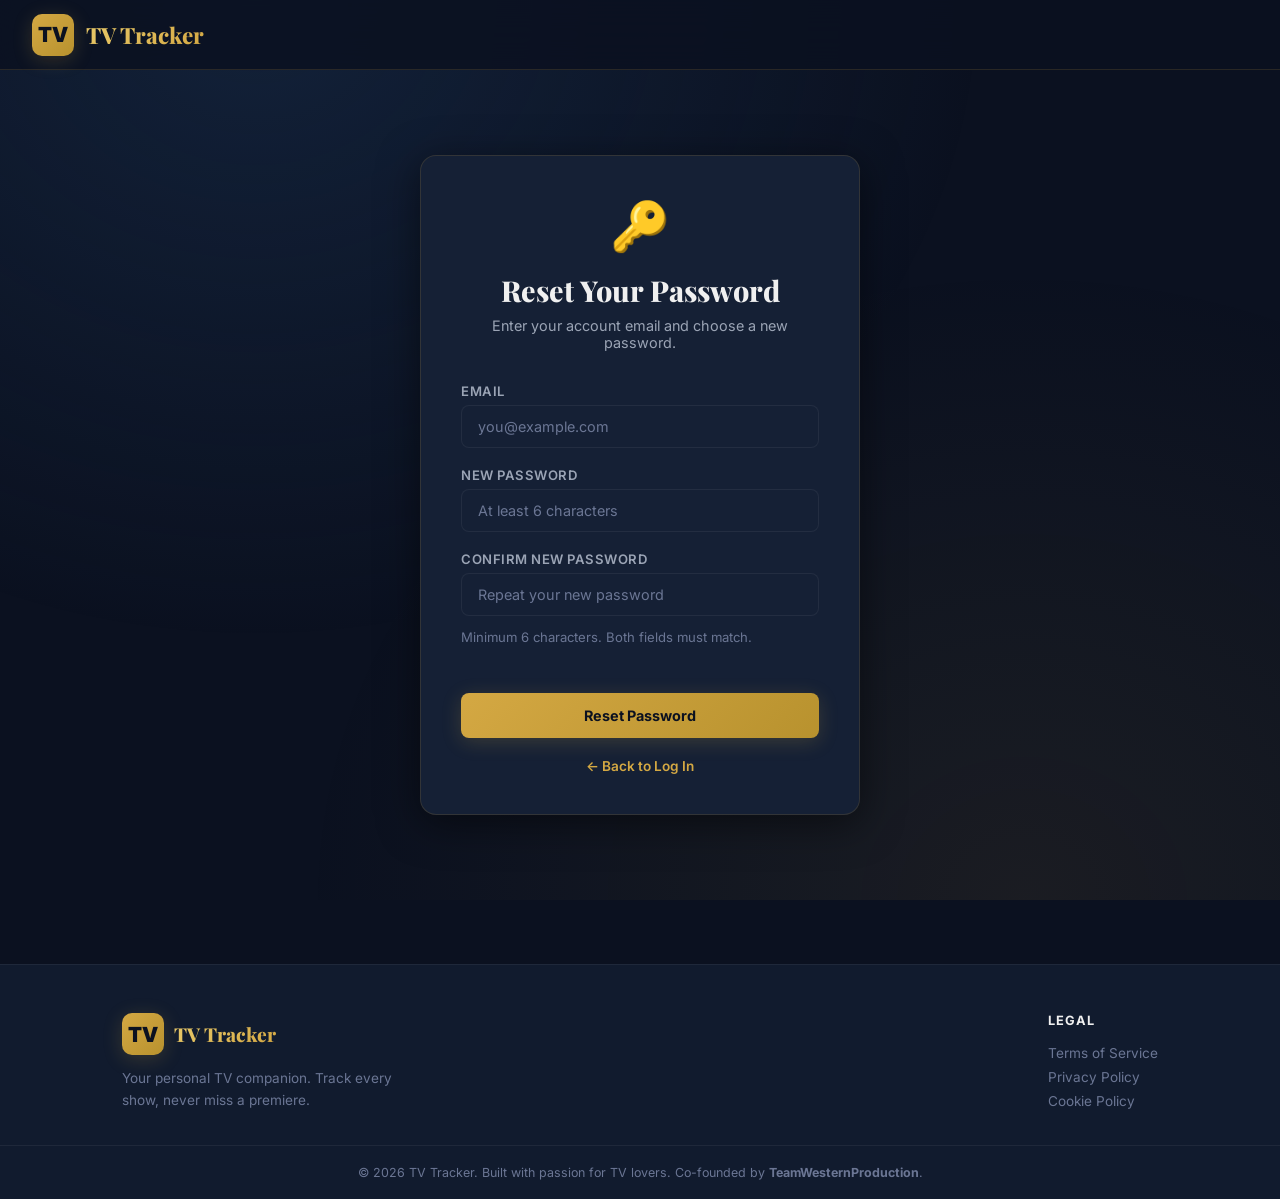
<file: reset-password.html>
<!DOCTYPE html>
<html lang="en">
<head>
  <meta charset="UTF-8">
  <meta name="viewport" content="width=device-width, initial-scale=1.0">
  <title>Reset Password - TV Tracker</title>
  <link rel="icon" type="image/png" href="image/favicon.png">
  <link rel="stylesheet" href="css/styles.css?v=7">
  <style>
    .reset-wrap { max-width: 440px; margin: 0 auto; width: 100%; }
    .pwd-note { font-size: 0.82rem; color: var(--text-muted); margin-top: -0.4rem; margin-bottom: 1rem; }
    .field-icon { margin-right: 6px; }
  </style>
</head>
<body>
  <nav class="navbar">
    <a href="index.html" class="nav-brand">
      <div class="nav-brand-icon">TV</div>
      <h1>TV Tracker</h1>
    </a>
  </nav>

  <div class="main-content">
    <div class="auth-page">
      <!-- Reset Password Card -->
      <div class="auth-card" id="resetCard">
        <div class="auth-icon">&#128273;</div>
        <h2 class="auth-title">Reset Your Password</h2>
        <p class="auth-subtitle">Enter your account email and choose a new password.</p>

        <form id="resetForm">
          <div class="form-group">
            <label class="form-label" for="email">Email</label>
            <input type="email" class="form-input" id="email" placeholder="you@example.com" required>
          </div>

          <div class="form-group">
            <label class="form-label" for="newPassword">New Password</label>
            <input type="password" class="form-input" id="newPassword" placeholder="At least 6 characters" required minlength="6">
          </div>

          <div class="form-group">
            <label class="form-label" for="confirmPassword">Confirm New Password</label>
            <input type="password" class="form-input" id="confirmPassword" placeholder="Repeat your new password" required minlength="6">
          </div>
          <p class="pwd-note">Minimum 6 characters. Both fields must match.</p>

          <div class="auth-error" id="resetError"></div>
          <div class="auth-success" id="resetSuccess"></div>

          <button type="submit" class="form-btn-save auth-submit" id="submitBtn">Reset Password</button>
        </form>

        <p class="auth-switch" style="margin-top: 1.25rem;">
          <a href="auth.html">&#8592; Back to Log In</a>
        </p>
      </div>
    </div>

    <footer class="footer">
      <div class="footer-top">
        <div class="footer-brand">
          <div class="footer-logo">
            <div class="nav-brand-icon">TV</div>
            <span>TV Tracker</span>
          </div>
          <p class="footer-tagline">Your personal TV companion. Track every show, never miss a premiere.</p>
        </div>
        <div class="footer-links">
          <div class="footer-col">
            <h4>Legal</h4>
            <a href="javascript:void(0)" onclick="openLegalModal('terms')">Terms of Service</a>
            <a href="javascript:void(0)" onclick="openLegalModal('privacy')">Privacy Policy</a>
            <a href="javascript:void(0)" onclick="openLegalModal('cookies')">Cookie Policy</a>
          </div>
        </div>
      </div>
      <div class="footer-bottom">
        <p>&copy; 2026 TV Tracker. Built with passion for TV lovers. Co-founded by <strong>TeamWesternProduction</strong>.</p>
      </div>
    </footer>
  </div>

  <div class="toast-container" id="toastContainer"></div>

  <script src="js/config.js"></script>
  <script src="js/legal.js"></script>
  <script>
    // The password reset backend. Replace with your deployed backend URL when live.
    const RESET_BACKEND = 'http://localhost:3001';

    const form = document.getElementById('resetForm');
    const errorEl = document.getElementById('resetError');
    const successEl = document.getElementById('resetSuccess');
    const btn = document.getElementById('submitBtn');

    form.addEventListener('submit', async (e) => {
      e.preventDefault();
      errorEl.textContent = '';
      successEl.textContent = '';

      const email = document.getElementById('email').value.trim();
      const password = document.getElementById('newPassword').value;
      const confirm = document.getElementById('confirmPassword').value;

      if (password.length < 6) {
        errorEl.textContent = 'Password must be at least 6 characters.';
        return;
      }
      if (password !== confirm) {
        errorEl.textContent = 'Passwords do not match.';
        return;
      }

      btn.disabled = true;
      btn.textContent = 'Resetting...';

      try {
        const res = await fetch(RESET_BACKEND + '/api/reset-password-direct', {
          method: 'POST',
          headers: { 'Content-Type': 'application/json' },
          body: JSON.stringify({ email, password }),
        });
        const data = await res.json();

        if (!res.ok) {
          errorEl.textContent = data.error || 'Could not reset password. Please try again.';
          btn.disabled = false;
          btn.textContent = 'Reset Password';
          return;
        }

        successEl.textContent = 'Password changed successfully! Redirecting to log in...';
        btn.textContent = 'Done';
        setTimeout(() => {
          window.location.href = 'auth.html';
        }, 1500);
      } catch (err) {
        errorEl.textContent =
          'Could not reach the reset service. Make sure the backend is running, then try again.';
        btn.disabled = false;
        btn.textContent = 'Reset Password';
      }
    });
  </script>
</body>
</html>
</file>
<file: css/styles.css>
@import url('https://fonts.googleapis.com/css2?family=Inter:wght@300;400;500;600;700;800;900&family=Playfair+Display:wght@700;800;900&display=swap');

:root {
  --gold: #D4A843;
  --gold-light: #E8C96A;
  --gold-dark: #B8922E;
  --gold-glow: rgba(212, 168, 67, 0.3);
  --blue: #1E3A5F;
  --blue-light: #2A5298;
  --blue-dark: #0F1F36;
  --blue-deeper: #0A1628;
  --bg-primary: #0B1120;
  --bg-secondary: #111B2E;
  --bg-card: #152035;
  --bg-card-hover: #1A2842;
  --bg-surface: #1C2A45;
  --text-primary: #F0F0F0;
  --text-secondary: #9BA4B5;
  --text-muted: #6B7694;
  --border: rgba(212, 168, 67, 0.15);
  --border-light: rgba(255, 255, 255, 0.06);
  --shadow: 0 4px 24px rgba(0, 0, 0, 0.4);
  --shadow-lg: 0 8px 40px rgba(0, 0, 0, 0.5);
  --shadow-gold: 0 4px 20px rgba(212, 168, 67, 0.2);
  --radius: 12px;
  --radius-sm: 8px;
  --radius-lg: 16px;
  --transition: all 0.3s cubic-bezier(0.4, 0, 0.2, 1);
  --status-watched: #22c55e;
  --status-watching: #eab308;
  --status-plan: #a855f7;
  --status-upcoming: #ef4444;
}

* {
  margin: 0;
  padding: 0;
  box-sizing: border-box;
}

body {
  font-family: 'Inter', sans-serif;
  background: var(--bg-primary);
  color: var(--text-primary);
  min-height: 100vh;
  overflow-x: hidden;
}

body::before {
  content: '';
  position: fixed;
  top: 0;
  left: 0;
  right: 0;
  bottom: 0;
  background:
    radial-gradient(ellipse at 20% 0%, rgba(30, 58, 95, 0.4) 0%, transparent 50%),
    radial-gradient(ellipse at 80% 100%, rgba(212, 168, 67, 0.08) 0%, transparent 50%);
  pointer-events: none;
  z-index: 0;
}

a { text-decoration: none; color: inherit; }
ul { list-style: none; }
img { max-width: 100%; display: block; }
button { cursor: pointer; border: none; outline: none; font-family: inherit; }
input, select, textarea { font-family: inherit; outline: none; }

/* ==================== NAVBAR ==================== */
.navbar {
  position: fixed;
  top: 0;
  left: 0;
  right: 0;
  z-index: 1000;
  background: rgba(11, 17, 32, 0.85);
  backdrop-filter: blur(20px);
  -webkit-backdrop-filter: blur(20px);
  border-bottom: 1px solid var(--border);
  padding: 0 2rem;
  height: 70px;
  display: flex;
  align-items: center;
  justify-content: space-between;
}

.nav-brand {
  display: flex;
  align-items: center;
  gap: 12px;
}

.nav-brand-icon {
  width: 42px;
  height: 42px;
  background: linear-gradient(135deg, var(--gold), var(--gold-dark));
  border-radius: 10px;
  display: flex;
  align-items: center;
  justify-content: center;
  font-size: 1.3rem;
  color: var(--bg-primary);
  font-weight: 900;
  box-shadow: var(--shadow-gold);
}

.nav-brand h1 {
  font-family: 'Playfair Display', serif;
  font-size: 1.4rem;
  font-weight: 800;
  background: linear-gradient(135deg, var(--gold-light), var(--gold));
  -webkit-background-clip: text;
  -webkit-text-fill-color: transparent;
  background-clip: text;
}

.nav-links {
  display: flex;
  align-items: center;
  gap: 6px;
}

.nav-links a {
  padding: 8px 18px;
  border-radius: var(--radius-sm);
  font-size: 0.9rem;
  font-weight: 500;
  color: var(--text-secondary);
  transition: var(--transition);
  position: relative;
}

.nav-links a:hover {
  color: var(--text-primary);
  background: rgba(255, 255, 255, 0.05);
}

.nav-links a.active {
  color: var(--gold);
  background: rgba(212, 168, 67, 0.1);
}

.mobile-menu-btn {
  display: none;
  background: none;
  color: var(--text-primary);
  font-size: 1.5rem;
  padding: 4px;
}

/* ==================== MAIN CONTENT ==================== */
.main-content {
  position: relative;
  z-index: 1;
  padding-top: 70px;
  min-height: 100vh;
}

/* ==================== HOME PAGE ==================== */
.home-hero {
  padding: 7rem 2rem 5rem;
  text-align: center;
  position: relative;
  overflow: hidden;
}

.home-hero::before {
  content: '';
  position: absolute;
  top: -50%;
  left: 50%;
  transform: translateX(-50%);
  width: 900px;
  height: 900px;
  background: radial-gradient(circle, rgba(212, 168, 67, 0.08) 0%, transparent 70%);
  pointer-events: none;
}

.home-hero::after {
  content: '';
  position: absolute;
  bottom: -30%;
  right: -10%;
  width: 500px;
  height: 500px;
  background: radial-gradient(circle, rgba(30, 58, 95, 0.15) 0%, transparent 70%);
  pointer-events: none;
}

.home-hero-content {
  position: relative;
  z-index: 1;
}

.hero-badge {
  display: inline-flex;
  align-items: center;
  gap: 8px;
  padding: 8px 20px;
  background: rgba(212, 168, 67, 0.1);
  border: 1px solid rgba(212, 168, 67, 0.2);
  border-radius: 30px;
  font-size: 0.85rem;
  color: var(--gold-light);
  font-weight: 500;
  margin-bottom: 2rem;
}

.home-hero h2 {
  font-family: 'Playfair Display', serif;
  font-size: 3.8rem;
  font-weight: 900;
  line-height: 1.1;
  margin-bottom: 1.5rem;
  max-width: 700px;
  margin-left: auto;
  margin-right: auto;
}

.home-hero h2 span {
  background: linear-gradient(135deg, var(--gold-light), var(--gold));
  -webkit-background-clip: text;
  -webkit-text-fill-color: transparent;
  background-clip: text;
}

.home-hero p {
  font-size: 1.15rem;
  color: var(--text-secondary);
  max-width: 520px;
  margin: 0 auto 2.5rem;
  line-height: 1.8;
}

.hero-actions {
  display: flex;
  gap: 16px;
  justify-content: center;
  flex-wrap: wrap;
}

.btn-primary {
  padding: 14px 32px;
  background: linear-gradient(135deg, var(--gold), var(--gold-dark));
  color: var(--bg-primary);
  border-radius: var(--radius);
  font-weight: 700;
  font-size: 0.95rem;
  transition: var(--transition);
  box-shadow: var(--shadow-gold);
  display: inline-flex;
  align-items: center;
  gap: 8px;
}

.btn-primary:hover {
  transform: translateY(-2px);
  box-shadow: 0 6px 30px rgba(212, 168, 67, 0.35);
}

.btn-secondary {
  padding: 14px 32px;
  background: var(--bg-card);
  color: var(--text-primary);
  border: 1px solid var(--border);
  border-radius: var(--radius);
  font-weight: 600;
  font-size: 0.95rem;
  transition: var(--transition);
  display: inline-flex;
  align-items: center;
  gap: 8px;
}

.btn-secondary:hover {
  background: var(--bg-card-hover);
  border-color: var(--gold);
  transform: translateY(-2px);
}

/* Stats */
.stats-section {
  padding: 0 2rem 4rem;
  max-width: 1100px;
  margin: 0 auto;
}

.stats-grid {
  display: grid;
  grid-template-columns: repeat(4, 1fr);
  gap: 1.5rem;
}

.stat-card {
  background: var(--bg-card);
  border: 1px solid var(--border-light);
  border-radius: var(--radius-lg);
  padding: 2rem;
  text-align: center;
  transition: var(--transition);
  position: relative;
  overflow: hidden;
}

.stat-card::before {
  content: '';
  position: absolute;
  top: 0;
  left: 0;
  right: 0;
  height: 3px;
  background: linear-gradient(90deg, var(--gold), transparent);
  opacity: 0;
  transition: var(--transition);
}

.stat-card:hover::before { opacity: 1; }

.stat-card:hover {
  transform: translateY(-4px);
  border-color: var(--border);
  box-shadow: var(--shadow);
}

.stat-number {
  font-family: 'Playfair Display', serif;
  font-size: 2.5rem;
  font-weight: 900;
  background: linear-gradient(135deg, var(--gold-light), var(--gold));
  -webkit-background-clip: text;
  -webkit-text-fill-color: transparent;
  background-clip: text;
}

.stat-label {
  color: var(--text-secondary);
  font-size: 0.9rem;
  font-weight: 500;
  margin-top: 4px;
}

.featured-section {
  padding: 3rem 2rem;
  max-width: 1200px;
  margin: 0 auto;
}

.section-header {
  display: flex;
  align-items: center;
  justify-content: space-between;
  margin-bottom: 2rem;
}

.section-header h3 {
  font-family: 'Playfair Display', serif;
  font-size: 1.8rem;
  font-weight: 800;
}

.section-header a {
  color: var(--gold);
  font-size: 0.9rem;
  font-weight: 600;
  transition: var(--transition);
}

.section-header a:hover { color: var(--gold-light); }

/* Home Features */
.home-features {
  padding: 2rem;
  max-width: 1100px;
  margin: 0 auto 4rem;
}

.home-section-header {
  text-align: center;
  margin-bottom: 2.5rem;
}

.home-section-header h3 {
  font-family: 'Playfair Display', serif;
  font-size: 2rem;
  font-weight: 800;
  margin-bottom: 0.5rem;
}

.home-section-header p {
  color: var(--text-secondary);
  font-size: 1rem;
}

.home-features-grid {
  display: grid;
  grid-template-columns: repeat(3, 1fr);
  gap: 1.5rem;
}

.home-feature-card {
  padding: 2rem;
  background: var(--bg-card);
  border: 1px solid var(--border-light);
  border-radius: var(--radius-lg);
  text-align: center;
  transition: var(--transition);
}

.home-feature-card:hover {
  transform: translateY(-4px);
  border-color: var(--border);
  box-shadow: var(--shadow);
}

.home-feature-icon {
  font-size: 2.2rem;
  margin-bottom: 1rem;
}

.home-feature-card h4 {
  font-size: 1rem;
  font-weight: 700;
  margin-bottom: 8px;
}

.home-feature-card p {
  font-size: 0.85rem;
  color: var(--text-secondary);
  line-height: 1.6;
}

/* Home CTA */
.home-cta {
  padding: 4rem 2rem;
  text-align: center;
  position: relative;
}

.home-cta::before {
  content: '';
  position: absolute;
  inset: 0;
  background: linear-gradient(135deg, rgba(30, 58, 95, 0.2) 0%, rgba(212, 168, 67, 0.05) 100%);
  border-top: 1px solid var(--border-light);
  border-bottom: 1px solid var(--border-light);
}

.home-cta-content {
  position: relative;
  z-index: 1;
  max-width: 600px;
  margin: 0 auto;
}

.home-cta h3 {
  font-family: 'Playfair Display', serif;
  font-size: 2rem;
  font-weight: 800;
  margin-bottom: 0.8rem;
}

.home-cta p {
  color: var(--text-secondary);
  font-size: 1rem;
  margin-bottom: 1.5rem;
}

/* ==================== TRACKER PAGE ==================== */
.tracker-page {
  padding: 2rem;
  max-width: 1300px;
  margin: 0 auto;
}

.tracker-banner {
  display: flex;
  align-items: center;
  gap: 12px;
  padding: 14px 20px;
  background: linear-gradient(135deg, rgba(30, 58, 95, 0.2), rgba(212, 168, 67, 0.08));
  border: 1px solid rgba(212, 168, 67, 0.2);
  border-radius: var(--radius);
  margin-bottom: 1.5rem;
}

.tracker-banner span { font-size: 1.3rem; }

.tracker-banner p {
  font-size: 0.88rem;
  color: var(--text-secondary);
  line-height: 1.5;
  margin: 0;
}

.tracker-banner strong {
  color: var(--gold-light);
}

.filter-bar {
  display: flex;
  align-items: center;
  gap: 6px;
  padding: 6px;
  background: var(--bg-card);
  border-radius: 14px;
  border: 1px solid var(--border-light);
  margin-bottom: 2rem;
  flex-wrap: wrap;
}

.filter-btn {
  padding: 10px 20px;
  border-radius: var(--radius-sm);
  font-size: 0.88rem;
  font-weight: 600;
  color: var(--text-secondary);
  background: transparent;
  transition: var(--transition);
  display: flex;
  align-items: center;
  gap: 8px;
  white-space: nowrap;
}

.filter-btn:hover { color: var(--text-primary); background: rgba(255, 255, 255, 0.04); }

.filter-btn.active {
  color: var(--bg-primary);
  background: linear-gradient(135deg, var(--gold), var(--gold-dark));
  box-shadow: var(--shadow-gold);
}

.filter-btn.active[data-filter="Currently Watching"] {
  background: linear-gradient(135deg, #eab308, #ca8a04);
  box-shadow: 0 4px 20px rgba(234, 179, 8, 0.25);
}

.filter-btn.active[data-filter="Watched"] {
  background: linear-gradient(135deg, #22c55e, #16a34a);
  box-shadow: 0 4px 20px rgba(34, 197, 94, 0.25);
}

.filter-btn.active[data-filter="Plan to Watch"] {
  background: linear-gradient(135deg, #a855f7, #9333ea);
  box-shadow: 0 4px 20px rgba(168, 85, 247, 0.25);
}

.filter-btn.active[data-filter="Upcoming"] {
  background: linear-gradient(135deg, #ef4444, #dc2626);
  box-shadow: 0 4px 20px rgba(239, 68, 68, 0.25);
}

.filter-count {
  display: inline-flex;
  align-items: center;
  justify-content: center;
  min-width: 22px;
  height: 22px;
  padding: 0 6px;
  border-radius: 12px;
  font-size: 0.75rem;
  font-weight: 700;
  background: rgba(255, 255, 255, 0.1);
}

.filter-btn.active .filter-count {
  background: rgba(0, 0, 0, 0.2);
  color: var(--bg-primary);
}

.tracker-header {
  display: flex;
  align-items: center;
  justify-content: space-between;
  margin-bottom: 1.5rem;
  flex-wrap: wrap;
  gap: 1rem;
}

.tracker-header h2 {
  font-family: 'Playfair Display', serif;
  font-size: 1.6rem;
  font-weight: 800;
}

.tracker-header-actions {
  display: flex;
  align-items: center;
  gap: 12px;
}

.search-bar {
  display: flex;
  align-items: center;
  gap: 8px;
  padding: 10px 16px;
  background: var(--bg-card);
  border: 1px solid var(--border-light);
  border-radius: var(--radius);
  transition: var(--transition);
}

.search-bar:focus-within {
  border-color: var(--gold);
  box-shadow: 0 0 0 3px rgba(212, 168, 67, 0.1);
}

.search-icon {
  font-size: 0.9rem;
  opacity: 0.5;
}

.search-input {
  background: none;
  border: none;
  color: var(--text-primary);
  font-size: 0.9rem;
  width: 180px;
  outline: none;
}

.search-input::placeholder {
  color: var(--text-muted);
}

.add-btn {
  padding: 12px 24px;
  background: linear-gradient(135deg, var(--gold), var(--gold-dark));
  color: var(--bg-primary);
  border-radius: var(--radius);
  font-weight: 700;
  font-size: 0.9rem;
  transition: var(--transition);
  box-shadow: var(--shadow-gold);
  display: flex;
  align-items: center;
  gap: 8px;
}

.add-btn:hover {
  transform: translateY(-2px);
  box-shadow: 0 6px 30px rgba(212, 168, 67, 0.35);
}

.shows-grid {
  display: grid;
  grid-template-columns: repeat(auto-fill, minmax(280px, 1fr));
  gap: 1.5rem;
}

/* ==================== SHOW CARD ==================== */
.show-card {
  background: var(--bg-card);
  border: 1px solid var(--border-light);
  border-radius: var(--radius-lg);
  overflow: hidden;
  transition: var(--transition);
  position: relative;
  cursor: pointer;
}

.show-card:hover {
  transform: translateY(-6px);
  border-color: var(--border);
  box-shadow: var(--shadow-lg);
}

.show-card.watching { border-left: 3px solid var(--status-watching); }
.show-card.watched { border-left: 3px solid var(--status-watched); }
.show-card.plan { border-left: 3px solid var(--status-plan); }
.show-card.upcoming { border-left: 3px solid var(--status-upcoming); }

.card-poster {
  width: 100%;
  aspect-ratio: 2/3;
  background: linear-gradient(135deg, var(--blue), var(--blue-dark));
  display: flex;
  align-items: center;
  justify-content: center;
  font-size: 3rem;
  position: relative;
  overflow: hidden;
}

.card-poster img {
  width: 100%;
  height: 100%;
  object-fit: cover;
  object-position: top center;
}

.card-poster-placeholder {
  font-size: 3rem;
  opacity: 0.4;
}

.card-status-tag {
  position: absolute;
  top: 12px;
  left: 12px;
  padding: 5px 12px;
  border-radius: 20px;
  font-size: 0.72rem;
  font-weight: 700;
  text-transform: uppercase;
  letter-spacing: 0.5px;
  backdrop-filter: blur(10px);
}

.card-status-tag.watched { background: rgba(34, 197, 94, 0.2); color: var(--status-watched); border: 1px solid rgba(34, 197, 94, 0.3); }
.card-status-tag.watching { background: rgba(234, 179, 8, 0.2); color: var(--status-watching); border: 1px solid rgba(234, 179, 8, 0.3); }
.card-status-tag.plan { background: rgba(168, 85, 247, 0.2); color: var(--status-plan); border: 1px solid rgba(168, 85, 247, 0.3); }
.card-status-tag.upcoming { background: rgba(239, 68, 68, 0.2); color: var(--status-upcoming); border: 1px solid rgba(239, 68, 68, 0.3); }

.card-admin-actions {
  position: absolute;
  top: 12px;
  right: 12px;
  display: flex;
  gap: 6px;
  opacity: 0;
  transform: translateY(-4px);
  transition: var(--transition);
}

.show-card:hover .card-admin-actions { opacity: 1; transform: translateY(0); }

.card-admin-actions button {
  width: 34px;
  height: 34px;
  border-radius: 8px;
  display: flex;
  align-items: center;
  justify-content: center;
  font-size: 0.85rem;
  backdrop-filter: blur(10px);
  transition: var(--transition);
}

.card-admin-actions .edit-btn {
  background: rgba(59, 130, 246, 0.3);
  color: #60a5fa;
  border: 1px solid rgba(59, 130, 246, 0.3);
}

.card-admin-actions .edit-btn:hover { background: rgba(59, 130, 246, 0.5); }

.card-admin-actions .delete-btn {
  background: rgba(239, 68, 68, 0.3);
  color: #f87171;
  border: 1px solid rgba(239, 68, 68, 0.3);
}

.card-admin-actions .delete-btn:hover { background: rgba(239, 68, 68, 0.5); }

.card-body {
  padding: 1.2rem;
}

.card-title {
  font-size: 1.05rem;
  font-weight: 700;
  margin-bottom: 8px;
  line-height: 1.3;
  display: -webkit-box;
  -webkit-line-clamp: 1;
  -webkit-box-orient: vertical;
  overflow: hidden;
}

.card-desc {
  font-size: 0.82rem;
  color: var(--text-secondary);
  line-height: 1.6;
  margin-bottom: 12px;
  display: -webkit-box;
  -webkit-line-clamp: 2;
  -webkit-box-orient: vertical;
  overflow: hidden;
}

.card-meta {
  display: flex;
  flex-wrap: wrap;
  gap: 8px;
  margin-bottom: 10px;
}

.card-meta-item {
  display: flex;
  align-items: center;
  gap: 4px;
  font-size: 0.78rem;
  color: var(--text-muted);
}

.card-meta-item span { color: var(--text-secondary); font-weight: 500; }

.card-genres {
  display: flex;
  flex-wrap: wrap;
  gap: 6px;
}

.card-genre-tag {
  padding: 3px 10px;
  border-radius: 12px;
  font-size: 0.7rem;
  font-weight: 600;
  background: rgba(212, 168, 67, 0.1);
  color: var(--gold-light);
  border: 1px solid rgba(212, 168, 67, 0.15);
}

/* ==================== MODAL ==================== */
.modal-overlay {
  position: fixed;
  inset: 0;
  background: rgba(0, 0, 0, 0.7);
  backdrop-filter: blur(8px);
  z-index: 2000;
  display: flex;
  align-items: center;
  justify-content: center;
  padding: 2rem;
  opacity: 0;
  pointer-events: none;
  transition: opacity 0.3s ease;
}

.modal-overlay.active {
  opacity: 1;
  pointer-events: all;
}

.modal {
  background: var(--bg-secondary);
  border: 1px solid var(--border);
  border-radius: var(--radius-lg);
  width: 100%;
  max-width: 700px;
  max-height: 90vh;
  overflow-y: auto;
  transform: scale(0.9) translateY(20px);
  transition: transform 0.3s ease;
  box-shadow: var(--shadow-lg);
}

.modal-overlay.active .modal {
  transform: scale(1) translateY(0);
}

.modal-poster {
  width: 100%;
  aspect-ratio: 2/3;
  max-height: 500px;
  background: linear-gradient(135deg, var(--blue), var(--blue-dark));
  display: flex;
  align-items: center;
  justify-content: center;
  font-size: 5rem;
  position: relative;
  overflow: hidden;
}

.modal-poster img {
  width: 100%;
  height: 100%;
  object-fit: cover;
  object-position: top center;
}

.modal-close {
  position: absolute;
  top: 16px;
  right: 16px;
  width: 40px;
  height: 40px;
  border-radius: 50%;
  background: rgba(0, 0, 0, 0.5);
  backdrop-filter: blur(10px);
  color: white;
  font-size: 1.2rem;
  display: flex;
  align-items: center;
  justify-content: center;
  transition: var(--transition);
}

.modal-close:hover { background: rgba(0, 0, 0, 0.7); }

.modal-body {
  padding: 2rem;
}

.modal-status-tag {
  display: inline-block;
  padding: 5px 14px;
  border-radius: 20px;
  font-size: 0.75rem;
  font-weight: 700;
  text-transform: uppercase;
  letter-spacing: 0.5px;
  margin-bottom: 1rem;
}

.modal-status-tag.watched { background: rgba(34, 197, 94, 0.15); color: var(--status-watched); }
.modal-status-tag.watching { background: rgba(234, 179, 8, 0.15); color: var(--status-watching); }
.modal-status-tag.plan { background: rgba(168, 85, 247, 0.15); color: var(--status-plan); }
.modal-status-tag.upcoming { background: rgba(239, 68, 68, 0.15); color: var(--status-upcoming); }

.modal-title {
  font-family: 'Playfair Display', serif;
  font-size: 2rem;
  font-weight: 900;
  margin-bottom: 1rem;
  line-height: 1.2;
}

.modal-desc {
  font-size: 0.95rem;
  color: var(--text-secondary);
  line-height: 1.8;
  margin-bottom: 1.5rem;
}

.modal-info-grid {
  display: grid;
  grid-template-columns: 1fr 1fr;
  gap: 1rem;
  margin-bottom: 1.5rem;
}

.modal-info-item {
  padding: 1rem;
  background: var(--bg-card);
  border-radius: var(--radius-sm);
  border: 1px solid var(--border-light);
}

.modal-info-label {
  font-size: 0.75rem;
  color: var(--text-muted);
  text-transform: uppercase;
  letter-spacing: 0.5px;
  font-weight: 600;
  margin-bottom: 4px;
}

.modal-info-value {
  font-size: 0.95rem;
  font-weight: 600;
  color: var(--text-primary);
}

.modal-section-title {
  font-size: 0.85rem;
  font-weight: 700;
  text-transform: uppercase;
  letter-spacing: 1px;
  color: var(--gold);
  margin-bottom: 0.75rem;
  margin-top: 1.5rem;
}

.modal-genres {
  display: flex;
  flex-wrap: wrap;
  gap: 8px;
}

.modal-genre-tag {
  padding: 6px 14px;
  border-radius: 20px;
  font-size: 0.8rem;
  font-weight: 600;
  background: rgba(212, 168, 67, 0.1);
  color: var(--gold-light);
  border: 1px solid rgba(212, 168, 67, 0.2);
}

.modal-cast {
  display: flex;
  flex-wrap: wrap;
  gap: 8px;
}

.modal-cast-tag {
  padding: 6px 14px;
  border-radius: 20px;
  font-size: 0.8rem;
  font-weight: 500;
  background: rgba(59, 130, 246, 0.1);
  color: #60a5fa;
  border: 1px solid rgba(59, 130, 246, 0.2);
}

.modal-platform {
  display: flex;
  align-items: center;
  gap: 12px;
  padding: 1rem;
  background: var(--bg-card);
  border-radius: var(--radius-sm);
  border: 1px solid var(--border-light);
  margin-top: 1rem;
}

.modal-platform-logo {
  width: 40px;
  height: 40px;
  border-radius: 8px;
  background: var(--bg-surface);
  display: flex;
  align-items: center;
  justify-content: center;
  font-size: 1.2rem;
  overflow: hidden;
}

.modal-platform-logo img { width: 100%; height: 100%; object-fit: cover; }

/* ==================== FORM MODAL ==================== */
.form-modal .modal {
  max-width: 650px;
}

.form-modal .modal-body {
  padding: 2rem;
}

.form-title {
  font-family: 'Playfair Display', serif;
  font-size: 1.6rem;
  font-weight: 800;
  margin-bottom: 1.5rem;
}

.form-group {
  margin-bottom: 1.2rem;
}

.form-label {
  display: block;
  font-size: 0.82rem;
  font-weight: 600;
  color: var(--text-secondary);
  margin-bottom: 6px;
  text-transform: uppercase;
  letter-spacing: 0.5px;
}

.form-input,
.form-select,
.form-textarea {
  width: 100%;
  padding: 12px 16px;
  background: var(--bg-card);
  border: 1px solid var(--border-light);
  border-radius: var(--radius-sm);
  color: var(--text-primary);
  font-size: 0.9rem;
  transition: var(--transition);
}

.form-input:focus,
.form-select:focus,
.form-textarea:focus {
  border-color: var(--gold);
  box-shadow: 0 0 0 3px rgba(212, 168, 67, 0.1);
}

.form-input::placeholder,
.form-textarea::placeholder {
  color: var(--text-muted);
}

.form-select {
  appearance: none;
  background-image: url("data:image/svg+xml,%3Csvg xmlns='http://www.w3.org/2000/svg' width='12' height='12' viewBox='0 0 12 12'%3E%3Cpath fill='%239BA4B5' d='M6 8L1 3h10z'/%3E%3C/svg%3E");
  background-repeat: no-repeat;
  background-position: right 14px center;
  padding-right: 36px;
}

.form-select option {
  background: var(--bg-card);
  color: var(--text-primary);
}

.form-textarea {
  min-height: 100px;
  resize: vertical;
}

.form-row {
  display: grid;
  grid-template-columns: 1fr 1fr;
  gap: 1rem;
}

.form-upload {
  border: 2px dashed var(--border-light);
  border-radius: var(--radius);
  padding: 2rem;
  text-align: center;
  cursor: pointer;
  transition: var(--transition);
  position: relative;
  min-height: 120px;
  display: flex;
  align-items: center;
  justify-content: center;
}

.form-upload:hover {
  border-color: var(--gold);
  background: rgba(212, 168, 67, 0.03);
}

.form-upload input[type="file"] {
  position: absolute;
  inset: 0;
  opacity: 0;
  cursor: pointer;
}

.form-upload-icon {
  font-size: 2rem;
  margin-bottom: 8px;
  opacity: 0.5;
}

.form-upload-text {
  font-size: 0.85rem;
  color: var(--text-secondary);
}

.form-upload-preview {
  max-width: 300px;
  max-height: 400px;
  width: 100%;
  object-fit: contain;
  border-radius: var(--radius);
  margin: 0 auto;
  display: block;
}

.form-actions {
  display: flex;
  gap: 12px;
  justify-content: flex-end;
  margin-top: 1.5rem;
  padding-top: 1.5rem;
  border-top: 1px solid var(--border-light);
}

.form-btn-cancel {
  padding: 12px 24px;
  background: var(--bg-card);
  color: var(--text-secondary);
  border: 1px solid var(--border-light);
  border-radius: var(--radius-sm);
  font-weight: 600;
  font-size: 0.9rem;
  transition: var(--transition);
}

.form-btn-cancel:hover { background: var(--bg-card-hover); color: var(--text-primary); }

.form-btn-save {
  padding: 12px 28px;
  background: linear-gradient(135deg, var(--gold), var(--gold-dark));
  color: var(--bg-primary);
  border-radius: var(--radius-sm);
  font-weight: 700;
  font-size: 0.9rem;
  transition: var(--transition);
  box-shadow: var(--shadow-gold);
}

.form-btn-save:hover {
  transform: translateY(-1px);
  box-shadow: 0 4px 20px rgba(212, 168, 67, 0.3);
}

/* ==================== CALENDAR PAGE ==================== */
.calendar-page {
  padding: 2rem;
  max-width: 1100px;
  margin: 0 auto;
}

.calendar-header {
  display: flex;
  align-items: center;
  justify-content: space-between;
  margin-bottom: 2rem;
}

.calendar-header h2 {
  font-family: 'Playfair Display', serif;
  font-size: 1.8rem;
  font-weight: 800;
}

.calendar-nav {
  display: flex;
  align-items: center;
  gap: 12px;
}

.calendar-nav button {
  width: 40px;
  height: 40px;
  border-radius: 50%;
  background: var(--bg-card);
  border: 1px solid var(--border-light);
  color: var(--text-primary);
  font-size: 1.1rem;
  display: flex;
  align-items: center;
  justify-content: center;
  transition: var(--transition);
}

.calendar-nav button:hover {
  background: var(--bg-card-hover);
  border-color: var(--gold);
  color: var(--gold);
}

.calendar-month-label {
  font-size: 1.2rem;
  font-weight: 700;
  min-width: 200px;
  text-align: center;
  background: linear-gradient(135deg, var(--gold-light), var(--gold));
  -webkit-background-clip: text;
  -webkit-text-fill-color: transparent;
  background-clip: text;
}

.calendar-grid {
  display: grid;
  grid-template-columns: repeat(7, 1fr);
  gap: 6px;
  background: var(--bg-card);
  border: 1px solid var(--border-light);
  border-radius: var(--radius-md, 12px);
  padding: 8px;
}

.calendar-day-header {
  padding: 10px 8px;
  text-align: center;
  font-size: 0.75rem;
  font-weight: 700;
  color: var(--gold);
  text-transform: uppercase;
  letter-spacing: 1.5px;
}

.calendar-day {
  min-height: 100px;
  padding: 8px;
  background: rgba(255, 255, 255, 0.02);
  border: 1px solid transparent;
  border-radius: 8px;
  transition: all 0.2s ease;
  display: flex;
  flex-direction: column;
  position: relative;
  overflow: hidden;
}

.calendar-day:hover {
  border-color: var(--border);
  background: rgba(255, 255, 255, 0.04);
}

.calendar-day.other-month { opacity: 0.25; }

.calendar-day.other-month:hover { opacity: 0.4; }

/* Today highlight */
.calendar-day.today {
  border: 2px solid var(--gold);
  background: rgba(212, 168, 67, 0.08);
  box-shadow: 0 0 16px rgba(212, 168, 67, 0.15), inset 0 0 20px rgba(212, 168, 67, 0.05);
  border-radius: 8px;
}

.today-badge {
  position: absolute;
  top: 4px;
  right: 4px;
  background: linear-gradient(135deg, var(--gold), var(--gold-dark));
  color: #fff;
  font-size: 0.55rem;
  font-weight: 800;
  padding: 2px 7px;
  border-radius: 10px;
  letter-spacing: 0.5px;
  text-transform: uppercase;
  line-height: 1.3;
  box-shadow: 0 2px 6px rgba(212, 168, 67, 0.4);
}

.calendar-day-number {
  font-size: 0.78rem;
  font-weight: 600;
  color: var(--text-secondary);
  margin-bottom: 4px;
  padding: 0 2px;
}

.calendar-day.today .calendar-day-number {
  color: var(--gold);
  font-weight: 800;
  text-shadow: 0 0 8px rgba(212, 168, 67, 0.3);
}

/* Holiday badge */
.calendar-holiday {
  display: flex;
  align-items: center;
  gap: 3px;
  padding: 3px 6px;
  margin-bottom: 4px;
  background: rgba(212, 168, 67, 0.08);
  border: 1px solid rgba(212, 168, 67, 0.15);
  border-radius: 6px;
  font-size: 0.6rem;
  color: var(--gold-light);
  font-weight: 600;
  line-height: 1.3;
  overflow: hidden;
  white-space: nowrap;
  text-overflow: ellipsis;
}

.calendar-day.today .calendar-holiday {
  background: rgba(212, 168, 67, 0.12);
  border-color: rgba(212, 168, 67, 0.25);
}

.holiday-emoji {
  font-size: 0.7rem;
  flex-shrink: 0;
}

.holiday-name {
  overflow: hidden;
  text-overflow: ellipsis;
  white-space: nowrap;
}

.calendar-event {
  display: flex;
  flex-direction: column;
  padding: 5px 8px;
  border-radius: 6px;
  font-size: 0.68rem;
  font-weight: 600;
  margin-bottom: 3px;
  cursor: pointer;
  transition: all 0.2s ease;
  border-left: 3px solid transparent;
  gap: 2px;
}

.calendar-event:hover { filter: brightness(1.15); transform: scale(1.02); }

.calendar-event.watched { background: rgba(34, 197, 94, 0.12); color: var(--status-watched); border-left-color: var(--status-watched); }
.calendar-event.watching { background: rgba(234, 179, 8, 0.12); color: var(--status-watching); border-left-color: var(--status-watching); }
.calendar-event.plan { background: rgba(168, 85, 247, 0.12); color: var(--status-plan); border-left-color: var(--status-plan); }
.calendar-event.upcoming { background: rgba(239, 68, 68, 0.12); color: var(--status-upcoming); border-left-color: var(--status-upcoming); }

.calendar-event-title {
  white-space: nowrap;
  overflow: hidden;
  text-overflow: ellipsis;
  line-height: 1.2;
}

.cal-event-cal-btns {
  display: flex;
  gap: 3px;
  opacity: 0;
  transition: opacity 0.2s;
  flex-wrap: wrap;
}

.calendar-event:hover .cal-event-cal-btns { opacity: 1; }

.cal-event-cal-btns a,
.cal-event-cal-btns button {
  font-size: 0.55rem;
  padding: 1px 5px;
  border-radius: 3px;
  border: 1px solid var(--border-light);
  background: var(--bg-card);
  color: var(--text-muted);
  text-decoration: none;
  cursor: pointer;
  transition: all 0.15s;
  white-space: nowrap;
  line-height: 1.3;
}

.cal-event-cal-btns a:hover,
.cal-event-cal-btns button:hover {
  color: var(--gold);
  border-color: var(--gold);
  background: rgba(212, 168, 67, 0.08);
}

.cal-event-delete {
  display: none;
  position: absolute;
  top: 4px;
  right: 4px;
  width: 16px;
  height: 16px;
  border-radius: 50%;
  background: rgba(239, 68, 68, 0.7);
  color: white;
  font-size: 0.55rem;
  line-height: 16px;
  text-align: center;
  padding: 0;
  flex-shrink: 0;
  cursor: pointer;
}

.calendar-event:hover .cal-event-delete { display: block; }
.cal-event-delete:hover { background: rgba(239, 68, 68, 1); }

.calendar-event-header {
  display: flex;
  align-items: center;
  justify-content: space-between;
  position: relative;
}

/* ==================== ABOUT PAGE ==================== */
.about-page {
  padding: 4rem 2rem;
  max-width: 960px;
  margin: 0 auto;
}

.about-hero {
  text-align: center;
  margin-bottom: 4rem;
}

.about-hero h2 {
  font-family: 'Playfair Display', serif;
  font-size: 2.8rem;
  font-weight: 900;
  margin-bottom: 1rem;
}

.about-hero h2 span {
  background: linear-gradient(135deg, var(--gold-light), var(--gold));
  -webkit-background-clip: text;
  -webkit-text-fill-color: transparent;
  background-clip: text;
}

.about-hero .about-subtitle {
  font-size: 1.1rem;
  color: var(--text-secondary);
  line-height: 1.8;
  max-width: 700px;
  margin: 0 auto;
}

.about-section {
  margin-bottom: 3.5rem;
}

.about-section-header {
  display: flex;
  align-items: center;
  gap: 12px;
  margin-bottom: 1.5rem;
  text-align: left;
}

.about-section-icon {
  font-size: 1.5rem;
}

.about-section-header h3 {
  font-family: 'Playfair Display', serif;
  font-size: 1.6rem;
  font-weight: 800;
}

.about-section-subtitle {
  color: var(--text-secondary);
  font-size: 0.95rem;
  margin-bottom: 1.5rem;
  text-align: center;
}

.about-content-card {
  background: var(--bg-card);
  border: 1px solid var(--border-light);
  border-radius: var(--radius-lg);
  padding: 2.5rem;
  text-align: left;
}

.about-content-card p {
  font-size: 0.95rem;
  color: var(--text-secondary);
  line-height: 1.9;
  margin-bottom: 1rem;
}

.about-content-card p:last-child {
  margin-bottom: 0;
}

.about-features {
  display: grid;
  grid-template-columns: repeat(3, 1fr);
  gap: 1.5rem;
}

.about-feature {
  padding: 2rem;
  background: var(--bg-card);
  border: 1px solid var(--border-light);
  border-radius: var(--radius-lg);
  transition: var(--transition);
  text-align: left;
}

.about-feature:hover {
  transform: translateY(-4px);
  border-color: var(--border);
  box-shadow: var(--shadow);
}

.about-feature-icon {
  font-size: 2.2rem;
  margin-bottom: 1rem;
}

.about-feature h4 {
  font-size: 1rem;
  font-weight: 700;
  margin-bottom: 8px;
}

.about-feature p {
  font-size: 0.85rem;
  color: var(--text-secondary);
  line-height: 1.6;
}

/* FAQ */
.faq-list {
  display: flex;
  flex-direction: column;
  gap: 10px;
}

.faq-item {
  background: var(--bg-card);
  border: 1px solid var(--border-light);
  border-radius: var(--radius);
  overflow: hidden;
  cursor: pointer;
  transition: var(--transition);
}

.faq-item:hover {
  border-color: var(--border);
}

.faq-item.open {
  border-color: var(--gold);
}

.faq-question {
  display: flex;
  align-items: center;
  justify-content: space-between;
  padding: 1.2rem 1.5rem;
  font-size: 0.95rem;
  font-weight: 600;
  color: var(--text-primary);
}

.faq-arrow {
  font-size: 0.8rem;
  color: var(--text-muted);
  transition: transform 0.3s ease;
}

.faq-item.open .faq-arrow {
  transform: rotate(180deg);
  color: var(--gold);
}

.faq-answer {
  max-height: 0;
  overflow: hidden;
  transition: max-height 0.3s ease, padding 0.3s ease;
}

.faq-item.open .faq-answer {
  max-height: 300px;
  padding: 0 1.5rem 1.2rem;
}

.faq-answer p {
  font-size: 0.88rem;
  color: var(--text-secondary);
  line-height: 1.7;
}

/* Team */
.team-grid {
  display: flex;
  justify-content: center;
  gap: 1.5rem;
}

.team-card {
  padding: 2rem;
  background: var(--bg-card);
  border: 1px solid var(--border-light);
  border-radius: var(--radius-lg);
  transition: var(--transition);
  text-align: center;
  max-width: 350px;
  width: 100%;
}

.team-card:hover {
  transform: translateY(-4px);
  border-color: var(--border);
  box-shadow: var(--shadow);
}

.team-avatar {
  width: 80px;
  height: 80px;
  border-radius: 50%;
  background: linear-gradient(135deg, var(--blue), var(--gold));
  margin: 0 auto 1rem;
  display: flex;
  align-items: center;
  justify-content: center;
  font-size: 1.6rem;
  font-weight: 800;
  color: white;
}

.team-card h4 {
  font-size: 1.05rem;
  font-weight: 700;
  margin-bottom: 4px;
}

.team-card .team-role {
  font-size: 0.82rem;
  color: var(--gold);
  font-weight: 600;
  margin-bottom: 0.8rem;
}

.team-card .team-bio {
  font-size: 0.82rem;
  color: var(--text-secondary);
  line-height: 1.6;
}

/* CTA */
.about-cta {
  text-align: center;
  padding: 3.5rem 2rem;
  background: var(--bg-card);
  border: 1px solid var(--border);
  border-radius: var(--radius-lg);
  margin-top: 2rem;
}

.about-cta h3 {
  font-family: 'Playfair Display', serif;
  font-size: 1.8rem;
  font-weight: 800;
  margin-bottom: 0.8rem;
}

.about-cta p {
  color: var(--text-secondary);
  font-size: 1rem;
  margin-bottom: 1.5rem;
}

/* ==================== FOOTER ==================== */
.footer {
  padding: 0;
  margin-top: 4rem;
  border-top: 1px solid var(--border-light);
  background: var(--bg-secondary);
}

.footer-top {
  display: flex;
  justify-content: space-between;
  align-items: flex-start;
  gap: 3rem;
  padding: 3rem 2rem 2rem;
  max-width: 1100px;
  margin: 0 auto;
}

.footer-brand {
  max-width: 280px;
}

.footer-logo {
  display: flex;
  align-items: center;
  gap: 10px;
  margin-bottom: 0.8rem;
}

.footer-logo span {
  font-family: 'Playfair Display', serif;
  font-size: 1.2rem;
  font-weight: 800;
  background: linear-gradient(135deg, var(--gold-light), var(--gold));
  -webkit-background-clip: text;
  -webkit-text-fill-color: transparent;
  background-clip: text;
}

.footer-tagline {
  font-size: 0.85rem;
  color: var(--text-muted);
  line-height: 1.6;
}

.footer-links {
  display: flex;
  gap: 3.5rem;
}

.footer-col h4 {
  font-size: 0.8rem;
  font-weight: 700;
  color: var(--text-primary);
  text-transform: uppercase;
  letter-spacing: 1px;
  margin-bottom: 0.8rem;
}

.footer-col a {
  display: block;
  font-size: 0.85rem;
  color: var(--text-muted);
  padding: 4px 0;
  transition: var(--transition);
}

.footer-col a:hover {
  color: var(--gold-light);
}

.footer-bottom {
  text-align: center;
  padding: 1.2rem 2rem;
  border-top: 1px solid var(--border-light);
}

.footer-bottom p {
  font-size: 0.78rem;
  color: var(--text-muted);
}

@media (max-width: 768px) {
  .footer-top {
    flex-direction: column;
    align-items: center;
    text-align: center;
    gap: 2rem;
  }
  .footer-brand { max-width: none; text-align: center; }
  .footer-logo { justify-content: center; }
  .footer-links { gap: 2.5rem; }
}

@media (max-width: 480px) {
  .footer-links {
    flex-direction: column;
    gap: 1.5rem;
  }
  .footer-links .footer-col:nth-child(1) { order: 1; }
  .footer-links .footer-col:nth-child(3) { order: 2; }
  .footer-links .footer-col:nth-child(2) { order: 3; }
}

/* ==================== EMPTY STATE ==================== */
.empty-state {
  text-align: center;
  padding: 4rem 2rem;
}

.empty-state-icon {
  font-size: 4rem;
  margin-bottom: 1rem;
  opacity: 0.3;
}

.empty-state h3 {
  font-size: 1.3rem;
  font-weight: 700;
  margin-bottom: 8px;
}

.empty-state p {
  color: var(--text-secondary);
  font-size: 0.9rem;
}

/* ==================== SCROLLBAR ==================== */
::-webkit-scrollbar { width: 8px; }
::-webkit-scrollbar-track { background: var(--bg-primary); }
::-webkit-scrollbar-thumb { background: var(--bg-surface); border-radius: 4px; }
::-webkit-scrollbar-thumb:hover { background: var(--text-muted); }

/* ==================== PERSON CARDS ==================== */
.person-list {
  display: flex;
  flex-direction: column;
  gap: 10px;
}

.person-card {
  display: flex;
  align-items: center;
  gap: 14px;
  padding: 12px;
  background: var(--bg-card);
  border: 1px solid var(--border-light);
  border-radius: var(--radius-sm);
  transition: var(--transition);
}

.person-card:hover {
  border-color: var(--border);
}

.person-avatar {
  width: 50px;
  height: 50px;
  border-radius: 50%;
  background: linear-gradient(135deg, var(--blue), var(--blue-dark));
  display: flex;
  align-items: center;
  justify-content: center;
  font-size: 1.2rem;
  font-weight: 800;
  color: white;
  flex-shrink: 0;
  overflow: hidden;
}

.person-avatar img {
  width: 100%;
  height: 100%;
  object-fit: cover;
}

.person-info {
  flex: 1;
  min-width: 0;
}

.person-name {
  font-size: 0.9rem;
  font-weight: 700;
  color: var(--text-primary);
  margin-bottom: 2px;
}

.person-role {
  font-size: 0.78rem;
  color: var(--text-secondary);
}

.person-status-badge {
  padding: 3px 10px;
  border-radius: 12px;
  font-size: 0.7rem;
  font-weight: 700;
  text-transform: uppercase;
  letter-spacing: 0.3px;
  flex-shrink: 0;
}

.person-status-badge.alive {
  background: rgba(34, 197, 94, 0.15);
  color: var(--status-watched);
}

.person-status-badge.died {
  background: rgba(239, 68, 68, 0.15);
  color: #f87171;
}

/* Form person list */
.form-person-list {
  display: flex;
  flex-direction: column;
  gap: 10px;
  margin-bottom: 10px;
}

.form-person-entry {
  display: flex;
  gap: 8px;
  align-items: flex-start;
  padding: 12px;
  background: var(--bg-card);
  border: 1px solid var(--border-light);
  border-radius: var(--radius-sm);
  position: relative;
}

.form-person-fields {
  flex: 1;
  display: flex;
  flex-direction: column;
  gap: 8px;
}

.form-person-row {
  display: flex;
  gap: 8px;
}

.form-person-row .form-input,
.form-person-row .form-select {
  flex: 1;
}

.form-person-upload {
  width: 56px;
  height: 56px;
  border-radius: 50%;
  border: 2px dashed var(--border-light);
  display: flex;
  align-items: center;
  justify-content: center;
  cursor: pointer;
  transition: var(--transition);
  flex-shrink: 0;
  overflow: hidden;
  position: relative;
  background: var(--bg-surface);
}

.form-person-upload:hover {
  border-color: var(--gold);
}

.form-person-upload img {
  width: 100%;
  height: 100%;
  object-fit: cover;
}

.form-person-upload .upload-icon {
  font-size: 1.2rem;
  opacity: 0.4;
}

.form-person-upload input[type="file"] {
  position: absolute;
  inset: 0;
  opacity: 0;
  cursor: pointer;
}

.form-person-remove {
  position: absolute;
  top: 8px;
  right: 8px;
  width: 22px;
  height: 22px;
  border-radius: 50%;
  background: rgba(239, 68, 68, 0.15);
  color: #f87171;
  font-size: 0.75rem;
  display: flex;
  align-items: center;
  justify-content: center;
  transition: var(--transition);
}

.form-person-remove:hover {
  background: rgba(239, 68, 68, 0.3);
}

.add-person-btn {
  width: 100%;
  padding: 10px;
  border-radius: var(--radius-sm);
  border: 2px dashed var(--border-light);
  background: transparent;
  color: var(--text-secondary);
  font-size: 0.85rem;
  font-weight: 600;
  transition: var(--transition);
  display: flex;
  align-items: center;
  justify-content: center;
  gap: 6px;
}

.add-person-btn:hover {
  border-color: var(--gold);
  color: var(--gold-light);
  background: rgba(212, 168, 67, 0.03);
}

/* ==================== LEGAL MODAL ==================== */
.legal-modal {
  max-width: 650px;
}

.legal-modal .modal-body { display: none; }

.legal-header {
  display: flex;
  align-items: center;
  gap: 12px;
  padding: 1.5rem 2rem;
  border-bottom: 1px solid var(--border-light);
  background: var(--bg-card);
  border-radius: var(--radius-lg) var(--radius-lg) 0 0;
  position: sticky;
  top: 0;
  z-index: 1;
}

.legal-icon {
  font-size: 1.5rem;
}

.legal-title {
  font-family: 'Playfair Display', serif;
  font-size: 1.4rem;
  font-weight: 800;
  flex: 1;
}

.legal-body {
  padding: 2rem;
  max-height: 65vh;
  overflow-y: auto;
}

.legal-body p {
  font-size: 0.9rem;
  color: var(--text-secondary);
  line-height: 1.8;
  margin-bottom: 1rem;
}

.legal-body strong {
  color: var(--text-primary);
}

.legal-body h4 {
  font-size: 0.95rem;
  font-weight: 700;
  color: var(--gold);
  margin-top: 1.5rem;
  margin-bottom: 0.5rem;
}

.legal-body ul {
  list-style: none;
  padding: 0;
  margin-bottom: 1rem;
}

.legal-body ul li {
  font-size: 0.88rem;
  color: var(--text-secondary);
  line-height: 1.8;
  padding-left: 1.2rem;
  position: relative;
}

.legal-body ul li::before {
  content: '';
  position: absolute;
  left: 0;
  top: 10px;
  width: 6px;
  height: 6px;
  border-radius: 50%;
  background: var(--gold);
}

.legal-body::-webkit-scrollbar { width: 6px; }
.legal-body::-webkit-scrollbar-track { background: transparent; }
.legal-body::-webkit-scrollbar-thumb { background: var(--bg-surface); border-radius: 3px; }

/* Webhook Form */
.webhook-textarea {
  width: 100%;
  min-height: 150px;
  resize: vertical;
}

.webhook-submit {
  min-width: 160px;
}

/* Library Search */
.library-search-section {
  margin-bottom: 1.5rem;
  padding-bottom: 1.5rem;
  border-bottom: 1px solid var(--border-light);
}

.library-search-section .form-input {
  background: var(--bg-surface);
  border: 1px solid var(--border-light);
  transition: var(--transition);
}

.library-search-section .form-input:focus {
  border-color: var(--gold);
  box-shadow: 0 0 0 3px rgba(212, 168, 67, 0.1);
}

.library-search-results {
  max-height: 320px;
  overflow-y: auto;
  margin-top: 10px;
}

.library-search-results::-webkit-scrollbar { width: 5px; }
.library-search-results::-webkit-scrollbar-track { background: transparent; }
.library-search-results::-webkit-scrollbar-thumb { background: var(--border); border-radius: 3px; }

.library-search-item {
  display: flex;
  align-items: center;
  gap: 14px;
  padding: 12px;
  background: var(--bg-surface);
  border: 1px solid var(--border-light);
  border-radius: var(--radius);
  margin-bottom: 8px;
  cursor: pointer;
  transition: var(--transition);
}

.library-search-item:hover {
  border-color: var(--gold);
  background: rgba(212, 168, 67, 0.04);
  transform: translateY(-1px);
  box-shadow: 0 2px 12px rgba(0, 0, 0, 0.15);
}

.library-search-poster {
  width: 50px;
  height: 72px;
  border-radius: 8px;
  overflow: hidden;
  background: linear-gradient(135deg, var(--blue), var(--blue-dark));
  display: flex;
  align-items: center;
  justify-content: center;
  flex-shrink: 0;
}

.library-search-poster img {
  width: 100%;
  height: 100%;
  object-fit: cover;
}

.library-search-poster span {
  font-size: 1.3rem;
  opacity: 0.4;
}

.library-search-info {
  flex: 1;
  min-width: 0;
}

.library-search-title {
  font-weight: 700;
  font-size: 0.92rem;
  white-space: nowrap;
  overflow: hidden;
  text-overflow: ellipsis;
  margin-bottom: 3px;
}

.library-search-meta {
  font-size: 0.78rem;
  color: var(--text-secondary);
  display: flex;
  align-items: center;
  gap: 6px;
  flex-wrap: wrap;
}

.library-search-meta span {
  display: inline-flex;
  align-items: center;
  gap: 2px;
}

.library-add-btn {
  padding: 8px 18px;
  background: linear-gradient(135deg, var(--gold), var(--gold-dark));
  color: var(--bg-primary);
  border: none;
  border-radius: 20px;
  font-size: 0.8rem;
  font-weight: 700;
  cursor: pointer;
  white-space: nowrap;
  flex-shrink: 0;
  transition: var(--transition);
}

.library-add-btn:hover {
  box-shadow: 0 3px 16px rgba(212, 168, 67, 0.4);
  transform: scale(1.05);
}

.library-search-empty {
  padding: 20px 16px;
  color: var(--text-secondary);
  font-size: 0.85rem;
  text-align: center;
  background: var(--bg-surface);
  border-radius: var(--radius);
  border: 1px dashed var(--border-light);
}

.library-search-selected {
  padding: 12px 16px;
  color: #22c55e;
  font-size: 0.85rem;
  font-weight: 600;
  background: rgba(34, 197, 94, 0.08);
  border-radius: var(--radius);
  border: 1px solid rgba(34, 197, 94, 0.2);
  display: flex;
  align-items: center;
  gap: 8px;
}

/* ==================== TOAST ==================== */
.toast-container {
  position: fixed;
  bottom: 2rem;
  right: 2rem;
  z-index: 3000;
  display: flex;
  flex-direction: column;
  gap: 8px;
}

.toast {
  padding: 14px 20px;
  background: var(--bg-card);
  border: 1px solid var(--border);
  border-radius: var(--radius-sm);
  color: var(--text-primary);
  font-size: 0.88rem;
  font-weight: 500;
  box-shadow: var(--shadow-lg);
  animation: toastIn 0.3s ease, toastOut 0.3s ease 2.7s forwards;
  display: flex;
  align-items: center;
  gap: 10px;
}

.toast.success { border-left: 3px solid var(--status-watched); }
.toast.error { border-left: 3px solid #ef4444; }
.toast.info { border-left: 3px solid var(--status-watching); }

@keyframes toastIn {
  from { opacity: 0; transform: translateX(40px); }
  to { opacity: 1; transform: translateX(0); }
}

@keyframes toastOut {
  from { opacity: 1; transform: translateX(0); }
  to { opacity: 0; transform: translateX(40px); }
}

/* ==================== PROFILE PAGE ==================== */
.profile-page {
  padding: 2rem;
  max-width: 500px;
  margin: 0 auto;
}

.profile-card {
  background: var(--bg-card);
  border: 1px solid var(--border-light);
  border-radius: var(--radius-lg);
  padding: 2.5rem;
}

.profile-title {
  font-family: 'Playfair Display', serif;
  font-size: 1.6rem;
  font-weight: 800;
  text-align: center;
  margin-bottom: 0.3rem;
}

.profile-subtitle {
  text-align: center;
  color: var(--text-secondary);
  font-size: 0.9rem;
  margin-bottom: 2rem;
}

.profile-avatar-section {
  display: flex;
  flex-direction: column;
  align-items: center;
  gap: 1rem;
  margin-bottom: 2rem;
}

.profile-avatar-large {
  width: 120px;
  height: 120px;
  border-radius: 50%;
  background: linear-gradient(135deg, var(--blue), var(--blue-dark));
  display: flex;
  align-items: center;
  justify-content: center;
  font-size: 2.5rem;
  font-weight: 700;
  color: var(--text-primary);
  overflow: hidden;
  border: 3px solid var(--border);
}

.profile-avatar-large img {
  width: 100%;
  height: 100%;
  object-fit: cover;
}

.profile-avatar-upload {
  padding: 8px 20px;
  background: var(--bg-card);
  border: 1px solid var(--border-light);
  border-radius: 20px;
  font-size: 0.85rem;
  font-weight: 600;
  cursor: pointer;
  transition: var(--transition);
  color: var(--text-secondary);
}

.profile-avatar-upload:hover {
  border-color: var(--gold);
  color: var(--gold-light);
}

/* Navbar Avatar */
.nav-profile-link {
  display: flex;
  align-items: center;
  justify-content: center;
}

.nav-avatar {
  width: 34px;
  height: 34px;
  border-radius: 50%;
  background: linear-gradient(135deg, var(--blue), var(--blue-dark));
  display: flex;
  align-items: center;
  justify-content: center;
  font-size: 0.8rem;
  font-weight: 700;
  color: var(--text-primary);
  overflow: hidden;
  border: 2px solid var(--border);
  transition: var(--transition);
}

.nav-avatar:hover {
  border-color: var(--gold);
}

.nav-avatar img {
  width: 100%;
  height: 100%;
  object-fit: cover;
}

/* Auth Success */
.auth-success {
  color: #22c55e;
  font-size: 0.85rem;
  margin-top: 8px;
  text-align: center;
}

/* ==================== AUTH PAGE ==================== */
.auth-page {
  display: flex;
  align-items: center;
  justify-content: center;
  min-height: calc(100vh - 70px);
  padding: 2rem;
}

.auth-card {
  width: 100%;
  max-width: 440px;
  background: var(--bg-card);
  border: 1px solid var(--border);
  border-radius: var(--radius-lg);
  padding: 2.5rem;
  box-shadow: var(--shadow-lg);
}

.auth-icon {
  font-size: 3rem;
  text-align: center;
  margin-bottom: 1rem;
}

.auth-title {
  font-family: 'Playfair Display', serif;
  font-size: 1.8rem;
  font-weight: 800;
  text-align: center;
  margin-bottom: 0.5rem;
}

.auth-subtitle {
  text-align: center;
  color: var(--text-secondary);
  font-size: 0.9rem;
  margin-bottom: 2rem;
}

.auth-error {
  color: #f87171;
  font-size: 0.82rem;
  font-weight: 500;
  text-align: center;
  min-height: 1.2em;
  margin-bottom: 0.5rem;
}

.auth-submit {
  width: 100%;
  padding: 14px;
  margin-top: 0.5rem;
}

.auth-switch {
  text-align: center;
  font-size: 0.85rem;
  color: var(--text-secondary);
  margin-top: 1.5rem;
}

.auth-switch a {
  color: var(--gold);
  font-weight: 600;
  transition: var(--transition);
}

.auth-switch a:hover {
  color: var(--gold-light);
}

/* ==================== RESPONSIVE ==================== */
@media (max-width: 768px) {
  .navbar { padding: 0 1rem; }
  .nav-links { display: none; }
  .nav-links.open {
    display: flex;
    flex-direction: column;
    position: absolute;
    top: 70px;
    left: 0;
    right: 0;
    background: rgba(11, 17, 32, 0.98);
    backdrop-filter: blur(20px);
    padding: 1rem;
    border-bottom: 1px solid var(--border);
  }
  .mobile-menu-btn { display: block; }
  .hero h2 { font-size: 2.2rem; }
  .home-hero h2 { font-size: 2.5rem; }
  .stats-grid { grid-template-columns: repeat(2, 1fr); }
  .shows-grid { grid-template-columns: 1fr; }
  .tracker-header-actions { width: 100%; }
  .search-bar { flex: 1; }
  .search-input { width: 100%; }
  .about-features { grid-template-columns: 1fr; }
  .home-features-grid { grid-template-columns: 1fr; }
  .team-grid { grid-template-columns: 1fr; }
  .form-row { grid-template-columns: 1fr; }
  .modal-info-grid { grid-template-columns: 1fr; }
  .calendar-grid { gap: 3px; padding: 4px; }
  .calendar-day { min-height: 70px; padding: 4px; }
  .calendar-event { font-size: 0.6rem; padding: 3px 5px; }
  .calendar-holiday { font-size: 0.5rem; padding: 2px 4px; }
  .holiday-name { display: none; }
  .holiday-emoji { font-size: 0.6rem; }
  .today-badge { font-size: 0.45rem; padding: 1px 5px; }
  .cal-event-cal-btns { opacity: 1; }
  .cal-event-cal-btns a,
  .cal-event-cal-btns button { font-size: 0.5rem; padding: 1px 4px; }
}

@media (max-width: 480px) {
  .stats-grid { grid-template-columns: 1fr 1fr; gap: 1rem; }
  .stat-card { padding: 1.2rem; }
  .stat-number { font-size: 1.8rem; }
}

/* ==================== PERSONAL CALENDAR BUTTONS ==================== */
.personal-calendar-buttons {
  display: flex;
  flex-wrap: wrap;
  gap: 8px;
  margin-top: 10px;
}

.cal-btn {
  display: inline-flex;
  align-items: center;
  gap: 6px;
  padding: 8px 16px;
  border-radius: var(--radius);
  font-size: 0.8rem;
  font-weight: 600;
  text-decoration: none;
  cursor: pointer;
  border: 1px solid var(--border-light);
  background: var(--bg-card);
  color: var(--text-primary);
  transition: all 0.2s;
}

.cal-btn:hover {
  border-color: var(--gold);
  transform: translateY(-1px);
}

.cal-btn.google { color: #4285f4; border-color: #4285f430; }
.cal-btn.google:hover { background: #4285f410; }
.cal-btn.outlook { color: #0078d4; border-color: #0078d430; }
.cal-btn.outlook:hover { background: #0078d410; }
.cal-btn.yahoo { color: #6001d2; border-color: #6001d230; }
.cal-btn.yahoo:hover { background: #6001d210; }
.cal-btn.apple { color: #555; border-color: #5553; }
.cal-btn.apple:hover { background: #55555510; }

/* Add to Calendar checkbox */
.form-checkbox-group {
  display: flex;
  align-items: center;
  gap: 10px;
  padding: 12px 16px;
  background: var(--bg-secondary);
  border: 1px solid var(--border-light);
  border-radius: var(--radius);
  cursor: pointer;
  transition: border-color 0.2s;
}

.form-checkbox-group:hover {
  border-color: var(--gold);
}

.form-checkbox-group input[type="checkbox"] {
  width: 18px;
  height: 18px;
  accent-color: var(--gold);
  cursor: pointer;
}

.form-checkbox-group label {
  cursor: pointer;
  margin: 0;
  font-size: 0.9rem;
}

/* Duplicate warning in calendar form */
.duplicate-warning {
  color: #ef4444;
  font-size: 0.8rem;
  margin-top: 6px;
  display: none;
}

.duplicate-warning.visible {
  display: block;
}

/* Modal section title for personal calendar */
.modal-section-title.cal-section {
  margin-top: 1.2rem;
}

/* ==================== NAVBAR PROFILE HOVER DROPDOWN ==================== */
.nav-profile-wrapper {
  position: relative;
  display: inline-flex;
  align-items: center;
}

.nav-profile-trigger {
  display: flex;
  align-items: center;
  gap: 8px;
  padding: 4px 8px 4px 4px;
  border-radius: 24px;
  background: rgba(255, 255, 255, 0.04);
  border: 1px solid var(--border-light);
  cursor: pointer;
  transition: var(--transition);
  text-decoration: none;
}

.nav-profile-trigger:hover,
.nav-profile-wrapper:hover .nav-profile-trigger {
  border-color: var(--gold);
  background: rgba(212, 168, 67, 0.08);
}

.nav-profile-name {
  font-size: 0.85rem;
  font-weight: 600;
  color: var(--text-primary);
  max-width: 110px;
  white-space: nowrap;
  overflow: hidden;
  text-overflow: ellipsis;
}

.nav-profile-arrow {
  font-size: 0.65rem;
  color: var(--text-muted);
  transition: transform 0.2s ease;
}

.nav-profile-wrapper:hover .nav-profile-arrow {
  transform: rotate(180deg);
  color: var(--gold);
}

.nav-profile-dropdown {
  position: absolute;
  top: 100%;
  right: 0;
  margin-top: 10px;
  width: 260px;
  background: var(--bg-card);
  border: 1px solid var(--border);
  border-radius: var(--radius);
  box-shadow: 0 12px 35px rgba(0, 0, 0, 0.6), 0 0 1px rgba(212, 168, 67, 0.3);
  backdrop-filter: blur(20px);
  -webkit-backdrop-filter: blur(20px);
  opacity: 0;
  visibility: hidden;
  transform: translateY(10px);
  transition: all 0.25s cubic-bezier(0.16, 1, 0.3, 1);
  z-index: 1050;
  overflow: hidden;
}

.nav-profile-wrapper:hover .nav-profile-dropdown,
.nav-profile-wrapper:focus-within .nav-profile-dropdown,
.nav-profile-dropdown.show {
  opacity: 1;
  visibility: visible;
  transform: translateY(0);
}

.dropdown-user-header {
  padding: 1rem 1.1rem;
  background: rgba(17, 27, 46, 0.75);
  border-bottom: 1px solid var(--border-light);
  display: flex;
  align-items: center;
  gap: 12px;
}

.dropdown-user-avatar {
  width: 42px;
  height: 42px;
  border-radius: 50%;
  background: linear-gradient(135deg, var(--blue), var(--blue-dark));
  border: 2px solid var(--gold);
  display: flex;
  align-items: center;
  justify-content: center;
  font-weight: 700;
  color: #fff;
  overflow: hidden;
  flex-shrink: 0;
}

.dropdown-user-avatar img {
  width: 100%;
  height: 100%;
  object-fit: cover;
}

.dropdown-user-details {
  overflow: hidden;
}

.dropdown-user-name {
  font-size: 0.9rem;
  font-weight: 700;
  color: var(--text-primary);
  white-space: nowrap;
  overflow: hidden;
  text-overflow: ellipsis;
}

.dropdown-user-email {
  font-size: 0.75rem;
  color: var(--text-muted);
  white-space: nowrap;
  overflow: hidden;
  text-overflow: ellipsis;
}

.dropdown-menu-list {
  padding: 6px;
  list-style: none;
}

.dropdown-item {
  display: flex;
  align-items: center;
  gap: 10px;
  padding: 9px 12px;
  border-radius: var(--radius-sm);
  color: var(--text-secondary);
  font-size: 0.85rem;
  font-weight: 500;
  text-decoration: none;
  transition: var(--transition);
  cursor: pointer;
}

.dropdown-item:hover {
  background: rgba(212, 168, 67, 0.12);
  color: var(--gold-light);
  transform: translateX(3px);
}

.dropdown-item-icon {
  font-size: 1.05rem;
  width: 20px;
  text-align: center;
}

.dropdown-divider {
  height: 1px;
  background: var(--border-light);
  margin: 4px 0;
}

.dropdown-item.logout {
  color: #f87171;
}

.dropdown-item.logout:hover {
  background: rgba(239, 68, 68, 0.12);
  color: #ef4444;
}

/* ==================== PROFILE CUSTOMIZATION & TABS ==================== */
.profile-container {
  max-width: 860px;
  margin: 0 auto;
  padding: 2rem 1.5rem 4rem;
}

.profile-header-banner {
  background: linear-gradient(135deg, #111B2E 0%, #152035 50%, #1E3A5F 100%);
  border: 1px solid var(--border);
  border-radius: var(--radius-lg);
  padding: 2.2rem;
  display: flex;
  align-items: center;
  gap: 1.8rem;
  margin-bottom: 2rem;
  position: relative;
  overflow: hidden;
}

.profile-header-banner::before {
  content: '';
  position: absolute;
  top: -50%;
  right: -20%;
  width: 300px;
  height: 300px;
  background: radial-gradient(circle, rgba(212, 168, 67, 0.15) 0%, transparent 70%);
  pointer-events: none;
}

.profile-avatar-wrap {
  position: relative;
  flex-shrink: 0;
}

.profile-avatar-preview {
  width: 105px;
  height: 105px;
  border-radius: 50%;
  background: linear-gradient(135deg, var(--blue), var(--blue-dark));
  border: 3px solid var(--gold);
  box-shadow: 0 4px 20px rgba(0, 0, 0, 0.5), 0 0 15px rgba(212, 168, 67, 0.25);
  display: flex;
  align-items: center;
  justify-content: center;
  font-size: 2.4rem;
  font-weight: 800;
  color: #fff;
  overflow: hidden;
}

.profile-avatar-preview img {
  width: 100%;
  height: 100%;
  object-fit: cover;
}

.avatar-badge-btn {
  position: absolute;
  bottom: 0;
  right: 0;
  width: 34px;
  height: 34px;
  background: var(--gold);
  color: #0b1120;
  border-radius: 50%;
  display: flex;
  align-items: center;
  justify-content: center;
  font-size: 1rem;
  cursor: pointer;
  border: 2px solid var(--bg-card);
  transition: var(--transition);
}

.avatar-badge-btn:hover {
  transform: scale(1.1);
  background: var(--gold-light);
}

.profile-header-info {
  flex: 1;
}

.profile-name-title {
  font-size: 1.6rem;
  font-weight: 800;
  color: var(--text-primary);
  margin-bottom: 0.3rem;
  display: flex;
  align-items: center;
  gap: 8px;
}

.profile-role-badge {
  font-size: 0.7rem;
  font-weight: 700;
  text-transform: uppercase;
  padding: 3px 8px;
  border-radius: 12px;
  background: rgba(212, 168, 67, 0.2);
  color: var(--gold-light);
  border: 1px solid var(--border);
}

.profile-email-sub {
  font-size: 0.9rem;
  color: var(--text-secondary);
  margin-bottom: 0.8rem;
}

.profile-stats-bar {
  display: flex;
  gap: 1.5rem;
  flex-wrap: wrap;
}

.stat-pill {
  display: flex;
  align-items: center;
  gap: 6px;
  font-size: 0.82rem;
  color: var(--text-secondary);
}

.stat-pill strong {
  color: var(--gold-light);
  font-weight: 700;
}

/* Tabs */
.profile-tabs {
  display: flex;
  gap: 8px;
  border-bottom: 1px solid var(--border-light);
  margin-bottom: 2rem;
}

.profile-tab-btn {
  background: none;
  border: none;
  padding: 12px 20px;
  font-size: 0.95rem;
  font-weight: 600;
  color: var(--text-secondary);
  cursor: pointer;
  position: relative;
  transition: var(--transition);
  display: flex;
  align-items: center;
  gap: 8px;
}

.profile-tab-btn:hover {
  color: var(--text-primary);
}

.profile-tab-btn.active {
  color: var(--gold);
}

.profile-tab-btn.active::after {
  content: '';
  position: absolute;
  bottom: -1px;
  left: 0;
  right: 0;
  height: 2px;
  background: var(--gold);
  box-shadow: 0 0 10px var(--gold);
}

/* Tab Panels */
.tab-panel {
  display: none;
}

.tab-panel.active {
  display: block;
  animation: fadeIn 0.3s ease;
}

@keyframes fadeIn {
  from { opacity: 0; transform: translateY(6px); }
  to { opacity: 1; transform: translateY(0); }
}

.settings-card {
  background: var(--bg-card);
  border: 1px solid var(--border-light);
  border-radius: var(--radius-lg);
  padding: 2rem;
  margin-bottom: 2rem;
}

.settings-card-title {
  font-size: 1.2rem;
  font-weight: 700;
  color: var(--text-primary);
  margin-bottom: 0.3rem;
  display: flex;
  align-items: center;
  gap: 8px;
}

.settings-card-desc {
  font-size: 0.85rem;
  color: var(--text-muted);
  margin-bottom: 1.5rem;
}

/* Avatar Selection & Presets */
.avatar-presets-label {
  font-size: 0.85rem;
  font-weight: 600;
  color: var(--text-secondary);
  margin: 1.2rem 0 0.6rem;
}

.avatar-presets-grid {
  display: flex;
  gap: 10px;
  flex-wrap: wrap;
  margin-bottom: 1.5rem;
}

.preset-avatar-btn {
  width: 44px;
  height: 44px;
  border-radius: 50%;
  background: var(--bg-secondary);
  border: 2px solid var(--border-light);
  font-size: 1.4rem;
  display: flex;
  align-items: center;
  justify-content: center;
  cursor: pointer;
  transition: var(--transition);
}

.preset-avatar-btn:hover,
.preset-avatar-btn.selected {
  border-color: var(--gold);
  transform: scale(1.12);
  background: rgba(212, 168, 67, 0.15);
}

.bio-textarea {
  width: 100%;
  min-height: 95px;
  padding: 12px 14px;
  border-radius: var(--radius-sm);
  background: var(--bg-secondary);
  border: 1px solid var(--border-light);
  color: var(--text-primary);
  font-size: 0.9rem;
  resize: vertical;
  transition: var(--transition);
}

.bio-textarea:focus {
  border-color: var(--gold);
  box-shadow: 0 0 0 3px rgba(212, 168, 67, 0.15);
}

.bio-counter {
  font-size: 0.75rem;
  color: var(--text-muted);
  text-align: right;
  margin-top: 4px;
}

/* Security & 2FA Styles */
.security-row {
  display: flex;
  align-items: center;
  justify-content: space-between;
  padding: 1.2rem 0;
  border-bottom: 1px solid var(--border-light);
}

.security-row:last-child {
  border-bottom: none;
  padding-bottom: 0;
}

.security-info h4 {
  font-size: 0.95rem;
  font-weight: 600;
  color: var(--text-primary);
  margin-bottom: 3px;
}

.security-info p {
  font-size: 0.8rem;
  color: var(--text-muted);
}

.security-badge {
  display: inline-flex;
  align-items: center;
  gap: 5px;
  padding: 4px 10px;
  border-radius: 12px;
  font-size: 0.75rem;
  font-weight: 700;
}

.security-badge.enabled {
  background: rgba(34, 197, 94, 0.15);
  color: #22c55e;
  border: 1px solid rgba(34, 197, 94, 0.3);
}

.security-badge.disabled {
  background: rgba(239, 68, 68, 0.15);
  color: #ef4444;
  border: 1px solid rgba(239, 68, 68, 0.3);
}

.btn-secondary-action {
  padding: 8px 16px;
  border-radius: var(--radius-sm);
  background: var(--bg-surface);
  border: 1px solid var(--border-light);
  color: var(--text-primary);
  font-size: 0.85rem;
  font-weight: 600;
  cursor: pointer;
  transition: var(--transition);
}

.btn-secondary-action:hover {
  border-color: var(--gold);
  color: var(--gold-light);
  background: rgba(212, 168, 67, 0.08);
}

.btn-danger-action {
  padding: 8px 16px;
  border-radius: var(--radius-sm);
  background: rgba(239, 68, 68, 0.12);
  border: 1px solid rgba(239, 68, 68, 0.3);
  color: #f87171;
  font-size: 0.85rem;
  font-weight: 600;
  cursor: pointer;
  transition: var(--transition);
}

.btn-danger-action:hover {
  background: #ef4444;
  color: #fff;
}

/* 2FA Modal Specifics */
.mfa-setup-box {
  background: var(--bg-secondary);
  border: 1px solid var(--border-light);
  border-radius: var(--radius);
  padding: 1.5rem;
  text-align: center;
  margin: 1.2rem 0;
}

.mfa-qr-placeholder {
  width: 160px;
  height: 160px;
  background: #fff;
  padding: 8px;
  border-radius: 8px;
  margin: 0 auto 1rem;
  display: flex;
  align-items: center;
  justify-content: center;
}

.mfa-secret-code {
  font-family: monospace;
  font-size: 1rem;
  background: var(--bg-card);
  padding: 6px 12px;
  border-radius: 6px;
  border: 1px dashed var(--gold);
  color: var(--gold-light);
  letter-spacing: 2px;
  display: inline-block;
  margin-top: 6px;
  user-select: all;
}

.totp-input-container {
  display: flex;
  justify-content: center;
  gap: 8px;
  margin: 1.2rem 0;
}

.totp-input-container input {
  width: 44px;
  height: 52px;
  text-align: center;
  font-size: 1.4rem;
  font-weight: 700;
  border-radius: var(--radius-sm);
  background: var(--bg-secondary);
  border: 1px solid var(--border-light);
  color: var(--gold-light);
}

.totp-input-container input:focus {
  border-color: var(--gold);
  box-shadow: 0 0 0 2px var(--gold-glow);
}
</file>
